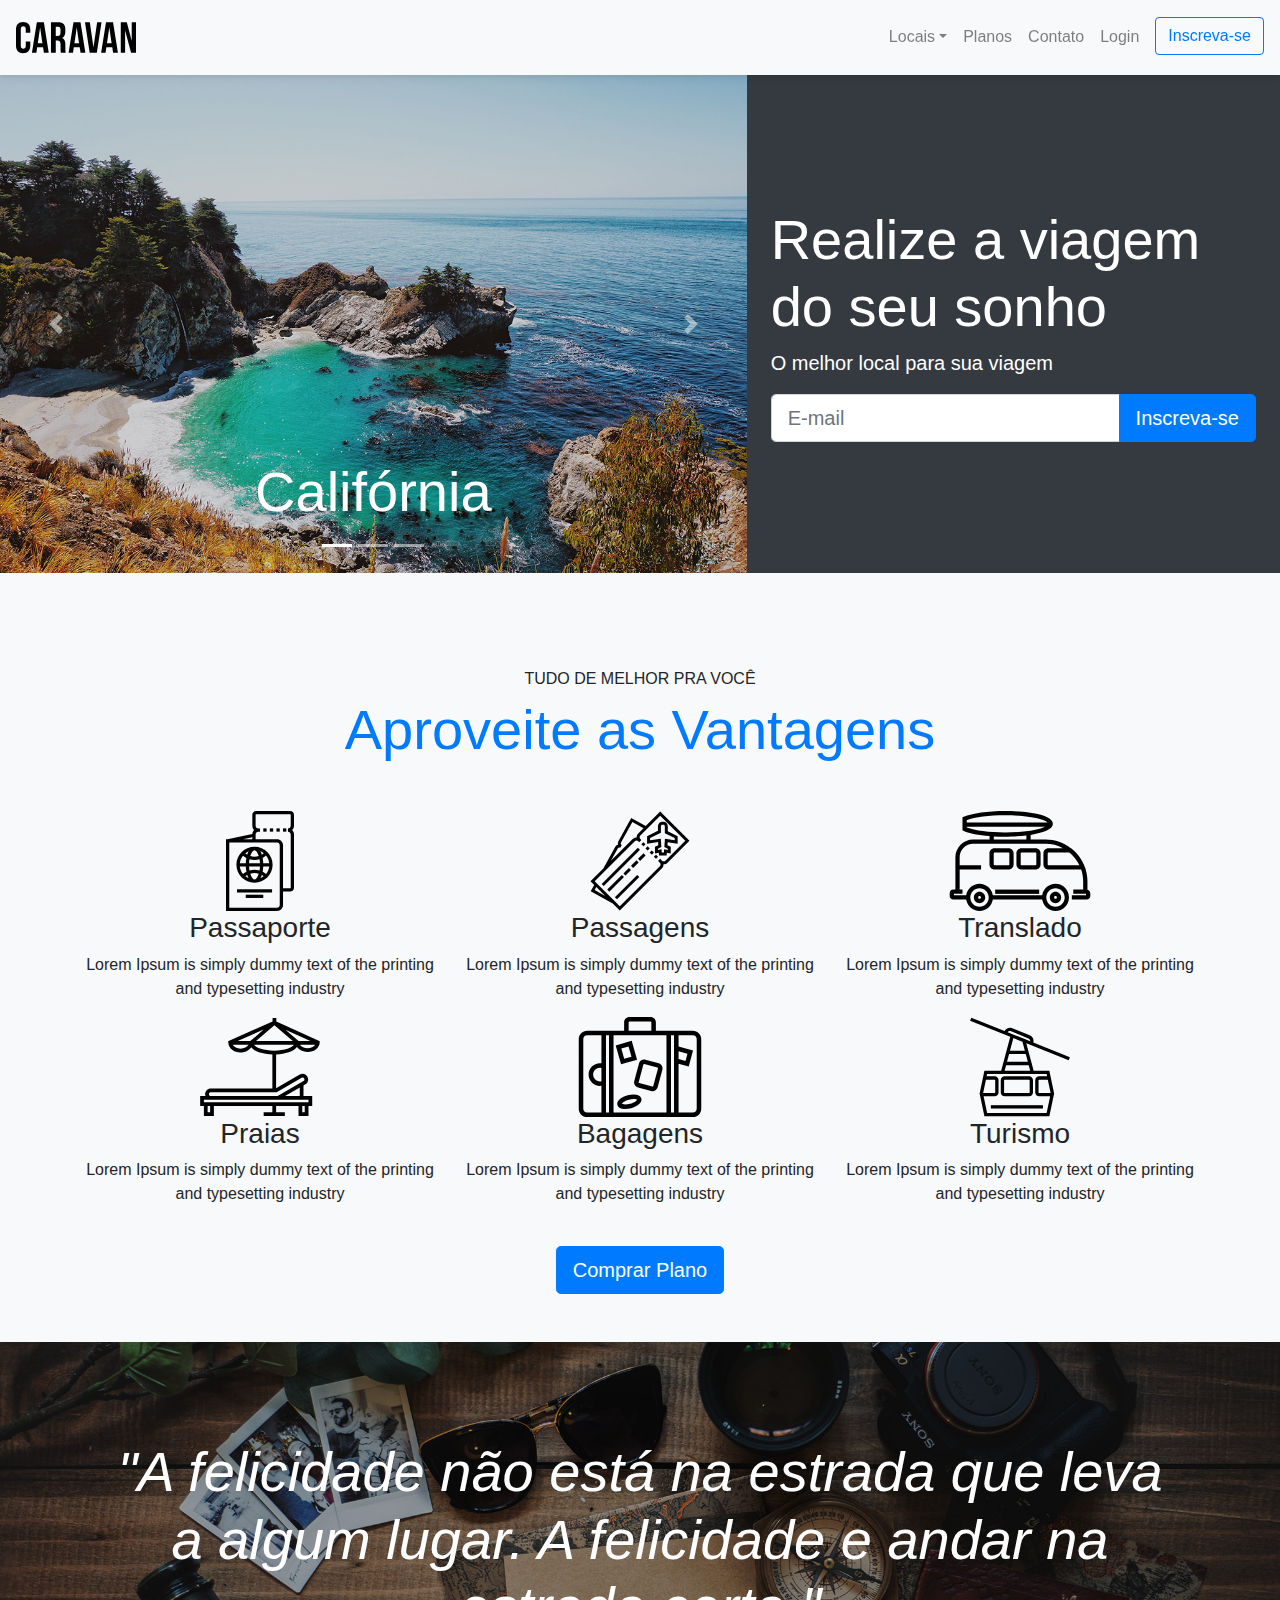
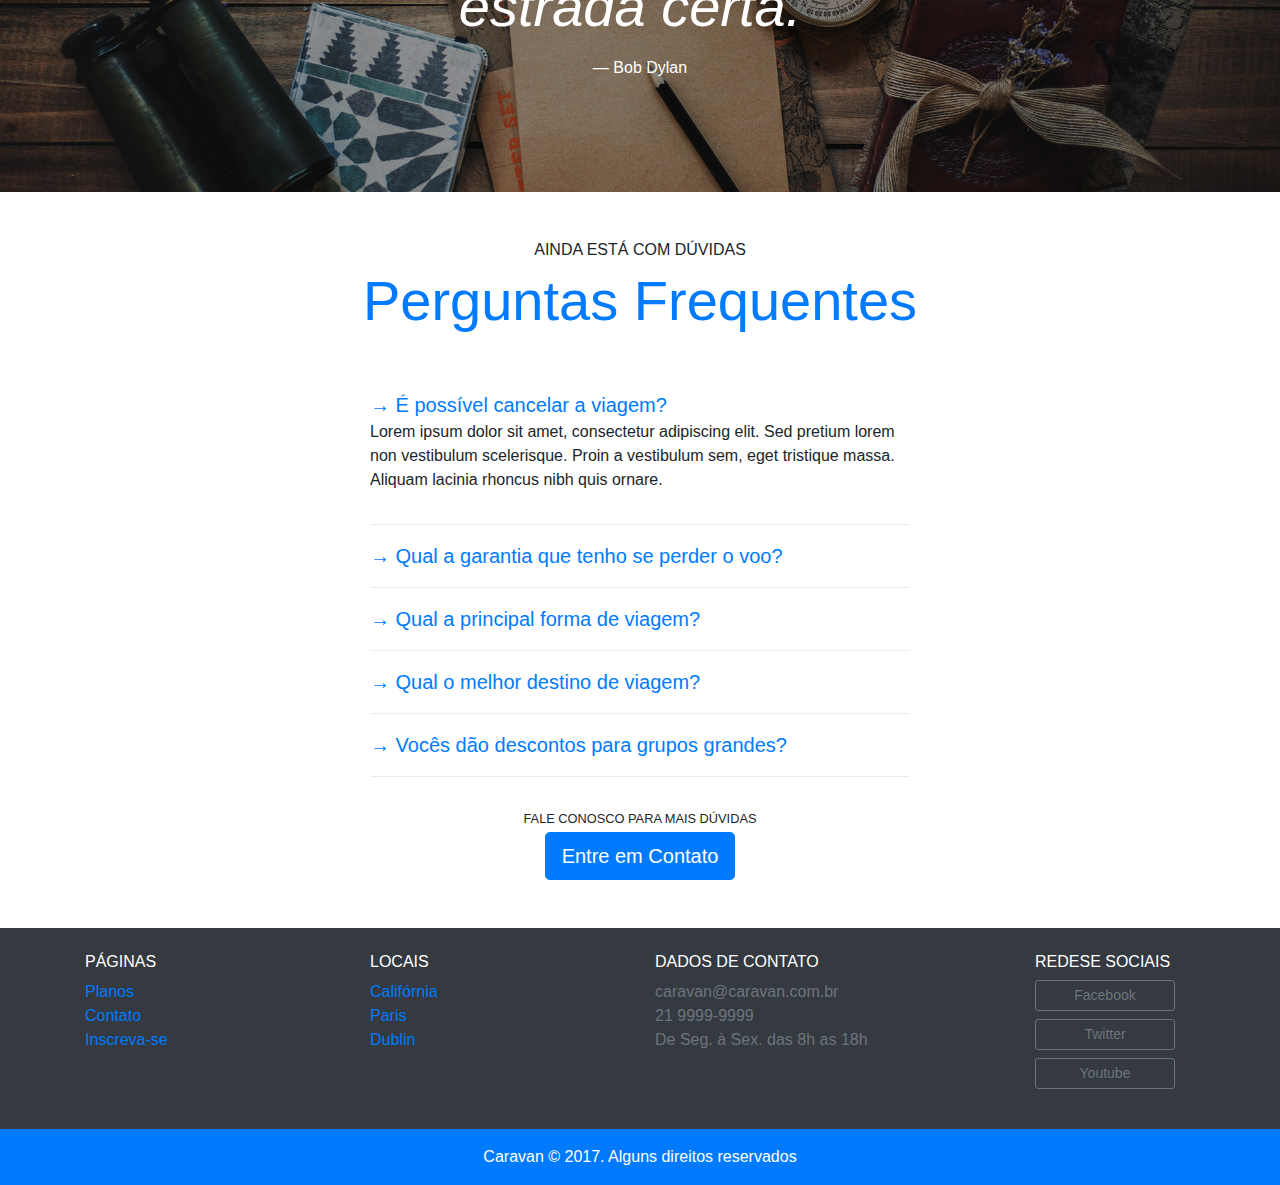
<file: index.html>
<!DOCTYPE html>
<html>
<meta charset="utf-8">
<meta name="viewport" content="width=device-width, initial-scale=1, shrink-to-fit=no">

<head>
  <title>Caravan</title>
  <link rel="stylesheet" href="css/bootstrap.css">
  <link rel="stylesheet" href="css/style.css">
</head>

<body>

  <!-- Modal -->
  <div class="modal fade" id="modalLogin" tabindex="-1" role="dialog" aria-labelledby="modalLoginTitulo"
    aria-hidden="true">
    <div class="modal-dialog" role="document">
      <div class="modal-content">
        <div class="modal-header">
          <h5 class="modal-title" id="modalLoginTitulo">Entre na sua conta</h5>
          <button type="button" class="close" data-dismiss="modal" aria-label="Close">
            <span aria-hidden="true">&times;</span>
          </button>
        </div>
        <div class="modal-body">
          <form>
            <div class="form-group">
              <label for="loginEmail">Email</label>
              <input type="email" class="form-control" id="loginEmail">
            </div>
            <div class="form-group">
              <label for="loginSenha">Senha</label>
              <input type="password" class="form-control" id="loginSenha">
            </div>
            <button type="submit" class="btn btn-primary">Entrar</button>
            <small class="form-text text-muted">Esqueceu sua senha?<a href="#">Clique aqui</a></small>
          </form>
        </div>
      </div>
    </div>
  </div>
  <!-- Fecha modal -->

  <nav class="navbar navbar-expand-md navbar-light bg-light fixed-top py-3 box-shadow">
    <a class="navbar-brand" href="index.html">
      <img src="img/caravan.svg" alt="Caravan">
      <button class="navbar-toggler" type="button" data-toggle="collapse" data-target="#navbarSupportedContent"
        aria-controls="navbarSupportedContent" aria-expanded="false" aria-label="Abri navegação">
    </a>
    <span class="navbar-toggler-icon"></span>
    </button>

    <div class="collapse navbar-collapse" id="navbarSupportedContent">
      <ul class="navbar-nav ml-auto">
        <li class="nav-item dropdown">
          <a class="nav-link dropdown-toggle" href="#" id="navbarDropdown" role="button" data-toggle="dropdown"
            aria-haspopup="true" aria-expanded="false">Locais</a>
          <div class="dropdown-menu" aria-labelledby="navbarDropdown">
            <a class="dropdown-item" href="local.html">California</a>
            <a class="dropdown-item" href="local.html">Paris</a>
            <a class="dropdown-item" href="local.html">Dublin</a>
          </div>
        </li>

        <li class="nav-item">
          <a class="nav-link" href="planos.html">Planos</a>
        </li>
        <li class="nav-item">
          <a class="nav-link" href="contato.html">Contato</a>
        </li>
        <li class="nav-item">
          <a class="nav-link" data-toggle="modal" data-target="#modalLogin" href="#">Login</a>
        </li>
        <li class="nav-item ml-md-2">
          <a class="btn btn-outline-primary" href="inscricao.html">Inscreva-se</a>
        </li>
      </ul>
    </div>
  </nav>

  <section class="container-fluid text-white">
    <div class="row bg-dark">

      <div class="col-lg-7 p-0">
        <div id="CarouselCidades" class="carousel slide" data-ride="carousel">
          <ol class="carousel-indicators">
            <li data-target="#CarouselCidades" data-slide-to="0" class="active"></li>
            <li data-target="#CarouselCidades" data-slide-to="1"></li>
            <li data-target="#CarouselCidades" data-slide-to="2"></li>
          </ol>
          <div class="carousel-inner">
            <div class="carousel-item active">
              <img src="img/california.jpg" class="d-block w-100" alt="Califórnia">
              <div class="carousel-caption">
                <h3 class="display-4">Califórnia</h3>
              </div>
            </div>
            <div class="carousel-item">
              <img src="img/paris.jpg" class="d-block w-100" alt="Paris">
              <div class="carousel-caption">
                <h3 class="display-4">Paris</h3>
              </div>
            </div>
            <div class="carousel-item">
              <img src="img/dublin.jpg" class="d-block w-100" alt="Dublin">
              <div class="carousel-caption">
                <h3 class="display-4">Dublin</h3>
              </div>
            </div>
          </div>
          <a class="carousel-control-prev" href="#CarouselCidades" role="button" data-slide="prev">
            <span class="carousel-control-prev-icon" aria-hidden="true"></span>
            <span class="sr-only">Anterior</span>
          </a>
          <a class="carousel-control-next" href="#CarouselCidades" role="button" data-slide="next">
            <span class="carousel-control-next-icon" aria-hidden="true"></span>
            <span class="sr-only">Próximo</span>
          </a>
        </div>
      </div>


      <div class="col-lg-5 p-4 align-self-center">
        <h1 class="display-4">Realize a viagem do seu sonho</h1>
        <p class="lead">O melhor local para sua viagem</p>
        <form action="">
          <div class="input-group input-group-lg">
            <input type="text" class="form-control" placeholder="E-mail" aria-label="E-mail">
            <span class="input-group-append">
              <button class="btn btn-primary btn-lg" type="button">Inscreva-se</button>
            </span>
          </div>
        </form>
      </div>
    </div>

  </section>

  <section class="py-5 bg-light text-center">
    <div class="container">
      <div class="my-5">
        <span class="h6 d-block">TUDO DE MELHOR PRA VOCÊ </span>
        <h2 class="display-4 text-primary">Aproveite as Vantagens</h2>
      </div>
      <div class="row">
        <div class="col-xl-4 col-md-6">
          <div class="icone d-flex justify-content-center">
            <img src="img/icones/passaporte.svg" alt="Passaporte">
          </div>
          <h3>Passaporte</h3>
          <p>Lorem Ipsum is simply dummy text of the printing and typesetting industry</p>
        </div>
        <div class="col-xl-4 col-md-6">
          <div class="icone d-flex justify-content-center">
            <img src="img/icones/passagens.svg" alt="Passagens">
          </div>
          <h3>Passagens</h3>
          <p>Lorem Ipsum is simply dummy text of the printing and typesetting industry</p>
        </div>
        <div class="col-xl-4 col-md-6">
          <div class="icone d-flex justify-content-center">
            <img src="img/icones/translado.svg" alt="Translado">
          </div>
          <h3>Translado</h3>
          <p>Lorem Ipsum is simply dummy text of the printing and typesetting industry</p>
        </div>

        <div class="col-xl-4 col-md-6">
          <div class="icone d-flex justify-content-center">
            <img src="img/icones/praias.svg" alt="Praias">
          </div>
          <h3>Praias</h3>
          <p>Lorem Ipsum is simply dummy text of the printing and typesetting industry</p>
        </div>
        <div class="col-xl-4 col-md-6">
          <div class="icone d-flex justify-content-center">
            <img src="img/icones/bagagens.svg" alt="Bagagens">
          </div>
          <h3>Bagagens</h3>
          <p>Lorem Ipsum is simply dummy text of the printing and typesetting industry</p>
        </div>
        <div class="col-xl-4 col-md-6">
          <div class="icone d-flex justify-content-center">
            <img src="img/icones/turismo.svg" alt="Turismo">
          </div>
          <h3>Turismo</h3>
          <p>Lorem Ipsum is simply dummy text of the printing and typesetting industry</p>
        </div>

      </div>
      <a href="planos.html" class="btn btn-primary btn-lg mt-4">Comprar Plano</a>
    </div>

  </section>
  <section id="home-quote" class="p-md-5">
    <blockquote class="blockquote text-center text-white p-md-5 p-3">
      <p class="display-4"><em>
          "A felicidade não está na estrada que leva a algum lugar. A felicidade e andar na estrada certa."</em></p>
      <footer class="blockquote-footer text-white">Bob Dylan</footer>
    </blockquote>
  </section>

  <section class="container">
    <div class="my-5 text-center">
      <span class="h6 d-block">AINDA ESTÁ COM DÚVIDAS </span>
      <h2 class="display-4 text-primary">Perguntas Frequentes</h2>
    </div>
    <div class="row justify-content-center">
      <div class="col-md-6" id="perguntasFrequentes">
        <div class="pergunta py-2">
          <a class="lead" data-toggle="collapse" href="#pergunta1" aria-expanded="true" aria-controls="pergunta1">→ É
            possível cancelar a viagem?</a>
          <div id="pergunta1" class="collapse show" data-parent="#perguntasFrequentes" role="tabpanel">
            <p>Lorem ipsum dolor sit amet, consectetur adipiscing elit. Sed pretium lorem non vestibulum scelerisque.
              Proin a vestibulum sem, eget tristique massa. Aliquam lacinia rhoncus nibh quis ornare.</p>
          </div>
        </div>
        <div class="dropdown-divider"></div>
        <div class="pergunta py-2">
          <a class="lead" data-toggle="collapse" href="#pergunta2" aria-expanded="true" aria-controls="pergunta2">→ Qual
            a garantia que tenho se perder o voo?</a>
          <div id="pergunta2" class="collapse" data-parent="#perguntasFrequentes" role="tabpanel">
            <p>Lorem ipsum dolor sit amet, consectetur adipiscing elit. Sed pretium lorem non vestibulum scelerisque.
              Proin a vestibulum sem, eget tristique massa. Aliquam lacinia rhoncus nibh quis ornare.</p>
          </div>
        </div>
        <div class="dropdown-divider"></div>
        <div class="pergunta py-2">
          <a class="lead" data-toggle="collapse" href="#pergunta3" aria-expanded="true" aria-controls="pergunta3">→ Qual
            a principal forma de viagem?</a>
          <div id="pergunta3" class="collapse" data-parent="#perguntasFrequentes" role="tabpanel">
            <p>Lorem ipsum dolor sit amet, consectetur adipiscing elit. Sed pretium lorem non vestibulum scelerisque.
              Proin a vestibulum sem, eget tristique massa. Aliquam lacinia rhoncus nibh quis ornare.</p>
          </div>
        </div>
        <div class="dropdown-divider"></div>
        <div class="pergunta py-2">
          <a class="lead" data-toggle="collapse" href="#pergunta4" aria-expanded="true" aria-controls="pergunta4">→ Qual
            o melhor destino de viagem?</a>
          <div id="pergunta4" class="collapse" data-parent="#perguntasFrequentes" role="tabpanel">
            <p>Lorem ipsum dolor sit amet, consectetur adipiscing elit. Sed pretium lorem non vestibulum scelerisque.
              Proin a vestibulum sem, eget tristique massa. Aliquam lacinia rhoncus nibh quis ornare.</p>
          </div>
        </div>
        <div class="dropdown-divider"></div>
        <div class="pergunta py-2">
          <a class="lead" data-toggle="collapse" href="#pergunta5" aria-expanded="true" aria-controls="pergunta5">→
            Vocês dão descontos para grupos grandes?</a>
          <div id="pergunta5" class="collapse" data-parent="#perguntasFrequentes" role="tabpanel">
            <p>Lorem ipsum dolor sit amet, consectetur adipiscing elit. Sed pretium lorem non vestibulum scelerisque.
              Proin a vestibulum sem, eget tristique massa. Aliquam lacinia rhoncus nibh quis ornare.</p>
          </div>
        </div>
        <div class="dropdown-divider"></div>
      </div>
    </div>
    <div class="text-center my-4">
      <p class="small m-1">FALE CONOSCO PARA MAIS DÚVIDAS</p>
      <a href="contato.html" class="btn btn-primary btn-lg">Entre em Contato</a>
    </div>
  </section>

  <footer class="bg-dark text-white mt-5">
    <div class="container py-4">
      <div class="row">
        <div class="col-md-3 col-6">
          <h4 class="h6">PÁGINAS</h4>
          <ul class="list-unstyled">
            <li><a href="planos.html">Planos</a></li>
            <li><a href="contato.html">Contato</a></li>
            <li><a href="inscricao.html">Inscreva-se</a></li>
          </ul>
        </div>
        <div class="col-md-3 col-6">
          <h4 class="h6">LOCAIS</h4>
          <ul class="list-unstyled">
            <li><a href="local.html">Califórnia</a></li>
            <li><a href="local.html">Paris</a></li>
            <li><a href="local.html">Dublin</a></li>
          </ul>
        </div>
        <div class="col-md-4">
          <h4 class="h6">DADOS DE CONTATO</h4>
          <ul class="list-unstyled text-secondary">
            <li>caravan@caravan.com.br</li>
            <li>21 9999-9999</li>
            <li>De Seg. à Sex. das 8h as 18h</li>
          </ul>
        </div>
        <div class="col-md-2">
          <h4 class="h6">REDESE SOCIAIS</h4>
          <ul class="list-unstyled text-secondary">
            <li><a class="btn btn-outline-secondary btn-block mb-2 btn-sm" style="max-width: 140px;"
                href="#">Facebook</a></li>
            <li><a class="btn btn-outline-secondary btn-block mb-2 btn-sm" style="max-width: 140px;"
                href="#">Twitter</a></li>
            <li><a class="btn btn-outline-secondary btn-block mb-2 btn-sm" style="max-width: 140px;"
                href="#">Youtube</a></li>
          </ul>
        </div>
      </div>
    </div>
    <div class="bg-primary text-center py-3">
      <p class="mb-0">Caravan © 2017. Alguns direitos reservados</p>
    </div>
  </footer>

  <script type="text/javascript" src="js/jquery-3.2.1.slim.min.js"></script>
  <script type="text/javascript" src="js/popper.min.js"></script>
  <script type="text/javascript" src="js/bootstrap.js"></script>
  <script type="text/javascript" src="js/app.js"></script>
</body>

</html>
</file>
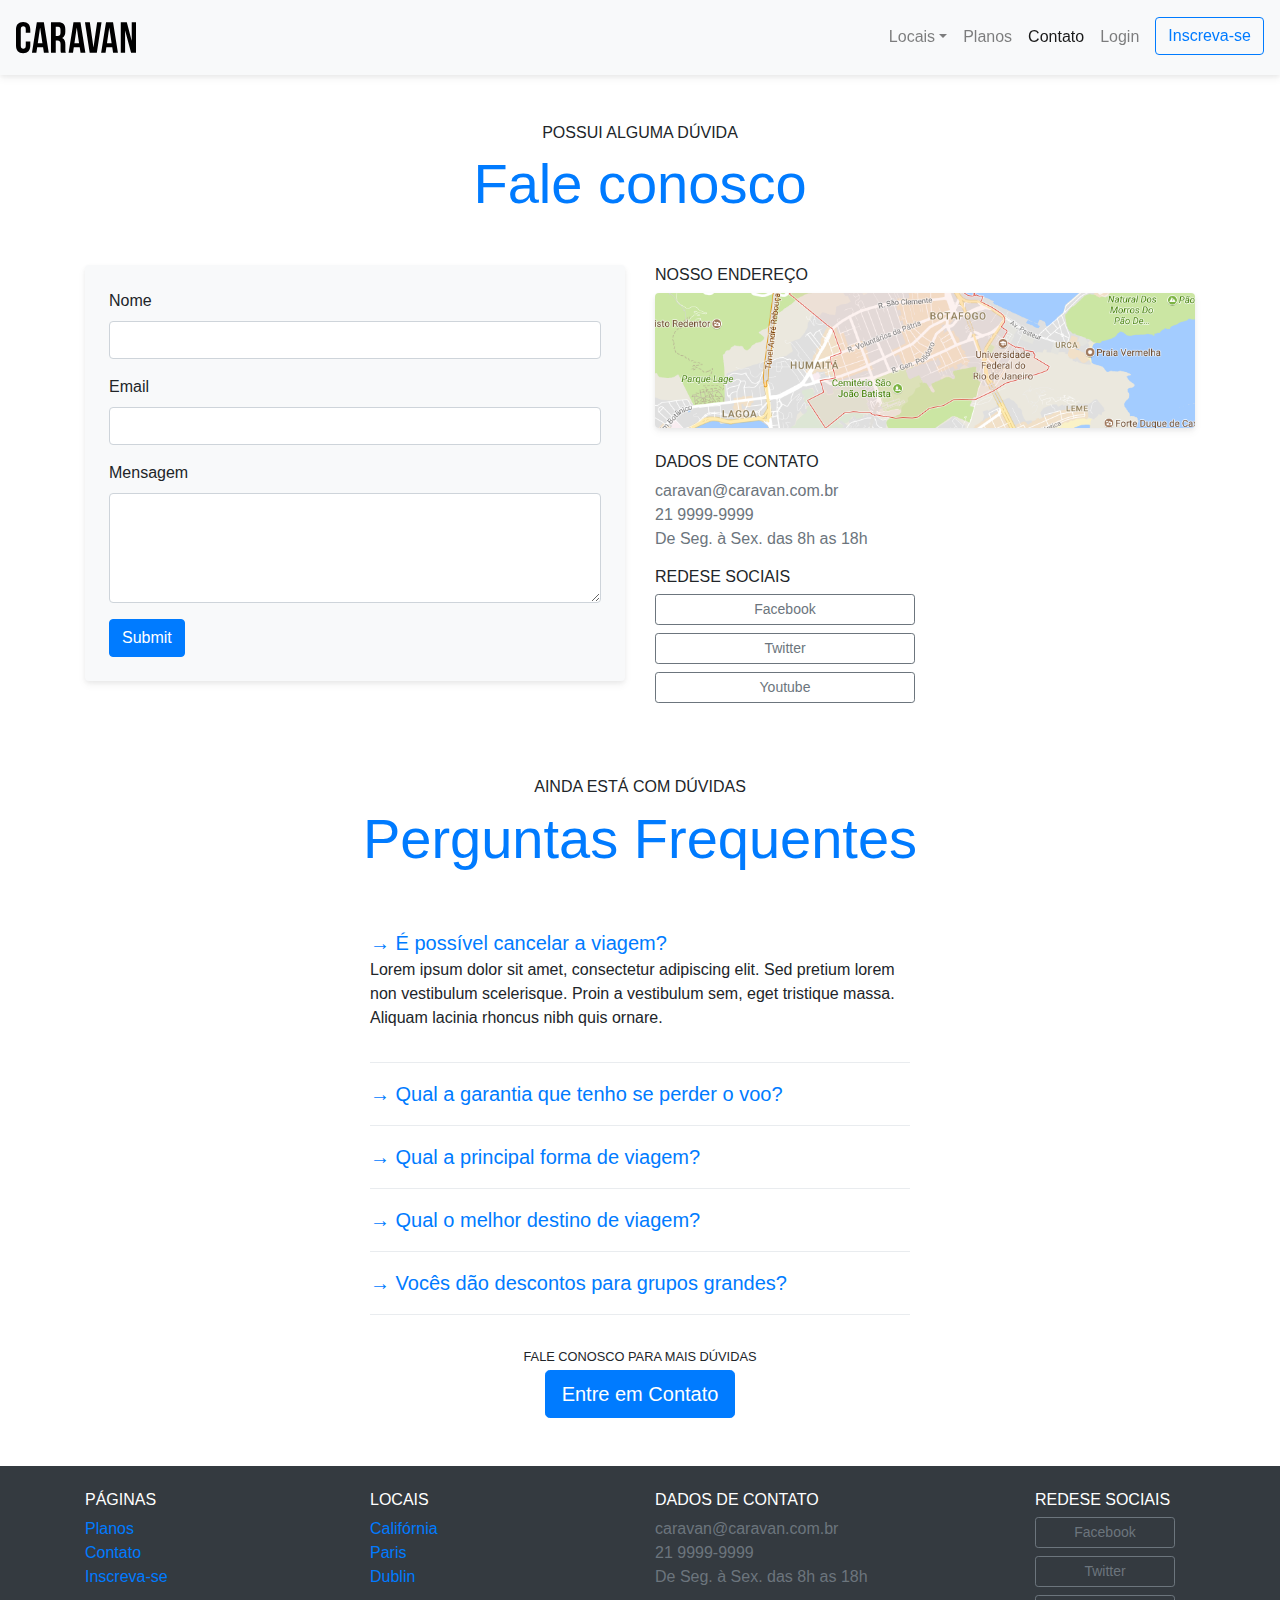
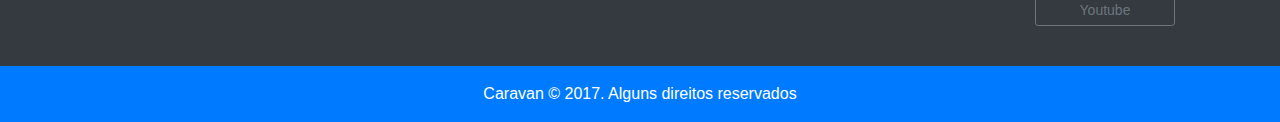
<file: contato.html>
<!DOCTYPE html>
<html>
<meta charset="utf-8">
<meta name="viewport" content="width=device-width, initial-scale=1, shrink-to-fit=no">

<head>
    <title>Caravan - Contato</title>
    <link rel="stylesheet" href="css/bootstrap.css">
    <link rel="stylesheet" href="css/style.css">
</head>

<body>

    <!-- Modal -->
    <div class="modal fade" id="modalLogin" tabindex="-1" role="dialog" aria-labelledby="modalLoginTitulo"
        aria-hidden="true">
        <div class="modal-dialog" role="document">
            <div class="modal-content">
                <div class="modal-header">
                    <h5 class="modal-title" id="modalLoginTitulo">Entre na sua conta</h5>
                    <button type="button" class="close" data-dismiss="modal" aria-label="Close">
                        <span aria-hidden="true">&times;</span>
                    </button>
                </div>
                <div class="modal-body">
                    <form>
                        <div class="form-group">
                            <label for="loginEmail">Email</label>
                            <input type="email" class="form-control" id="loginEmail">
                        </div>
                        <div class="form-group">
                            <label for="loginSenha">Senha</label>
                            <input type="password" class="form-control" id="loginSenha">
                        </div>
                        <button type="submit" class="btn btn-primary">Entrar</button>
                        <small class="form-text text-muted">Esqueceu sua senha?<a href="#">Clique aqui</a></small>
                    </form>
                </div>
            </div>
        </div>
    </div>
    <!-- Fecha modal -->

    <nav class="navbar navbar-expand-md navbar-light bg-light fixed-top py-3 box-shadow">
        <a class="navbar-brand" href="index.html">
            <img src="img/caravan.svg" alt="Caravan">
            <button class="navbar-toggler" type="button" data-toggle="collapse" data-target="#navbarSupportedContent"
                aria-controls="navbarSupportedContent" aria-expanded="false" aria-label="Abri navegação">
        </a>
        <span class="navbar-toggler-icon"></span>
        </button>

        <div class="collapse navbar-collapse" id="navbarSupportedContent">
            <ul class="navbar-nav ml-auto">
                <li class="nav-item dropdown">
                    <a class="nav-link dropdown-toggle" href="#" id="navbarDropdown" role="button"
                        data-toggle="dropdown" aria-haspopup="true" aria-expanded="false">Locais</a>
                    <div class="dropdown-menu" aria-labelledby="navbarDropdown">
                        <a class="dropdown-item" href="local.html">California</a>
                        <a class="dropdown-item" href="local.html">Paris</a>
                        <a class="dropdown-item" href="local.html">Dublin</a>
                    </div>
                </li>

                <li class="nav-item">
                    <a class="nav-link" href="planos.html">Planos</a>
                </li>
                <li class="nav-item active">
                    <a class="nav-link" href="contato.html">Contato</a>
                </li>
                <li class="nav-item">
                    <a class="nav-link" data-toggle="modal" data-target="#modalLogin" href="#">Login</a>
                </li>
                <li class="nav-item ml-md-2">
                    <a class="btn btn-outline-primary" href="inscricao.html">Inscreva-se</a>
                </li>
            </ul>
        </div>
    </nav>

    <section class="container">
        <div class="my-5 text-center">
            <span class="h6 d-block">POSSUI ALGUMA DÚVIDA </span>
            <h1 class="display-4 text-primary">Fale conosco</h1>
        </div>
        <div class="row">
            <div class="col-lg mb-5">
                <form class="bg-light rounded p-4 box-shadow" action="">
                    <div class="form-group">
                        <label for="nome">Nome</label>
                        <input type="text" class="form-control" id="nome">
                    </div>
                    <div class="form-group">
                        <label for="email">Email</label>
                        <input type="email" class="form-control" id="email">
                    </div>
                    <div class="form-group">
                        <label for="mensagem">Mensagem</label>
                        <textarea class="form-control" id="mensagem" rows="4"></textarea>
                    </div>
                    <button type="submit" class="btn btn-primary">Submit</button>
                </form>
            </div>
            <div class="col-lg">
                <h2 class="h6">NOSSO ENDEREÇO</h2>
                <a target="_blank"
                    href="https://www.google.com/maps/place/Botafogo,+Rio+de+Janeiro+-+RJ/@-22.9512062,-43.2032096,14z/data=!3m1!4b1!4m5!3m4!1s0x997fe5efee9a25:0x3c77ca60168b5ea!8m2!3d-22.9511931!4d-43.1807842">
                    <img alt="Endereço da empresa" class="img-fluid box-shadow rounded mb-4" src="img/mapa.png" alt="">
                </a>

                <h2 class="h6">DADOS DE CONTATO</h2>
                <ul class="list-unstyled text-secondary">
                    <li>caravan@caravan.com.br</li>
                    <li>21 9999-9999</li>
                    <li>De Seg. à Sex. das 8h as 18h</li>
                </ul>
                
                <h2 class="h6">REDESE SOCIAIS</h2>
                <ul class="list-unstyled text-secondary" style="max-width: 260px;">
                    <li><a class="btn btn-outline-secondary btn-block mb-2 btn-sm" 
                            href="#">Facebook</a></li>
                    <li><a class="btn btn-outline-secondary btn-block mb-2 btn-sm" 
                            href="#">Twitter</a></li>
                    <li><a class="btn btn-outline-secondary btn-block mb-2 btn-sm" 
                            href="#">Youtube</a></li>
                </ul>

            </div>
        </div>
    </section>

    <section class="container">
        <div class="my-5 text-center">
            <span class="h6 d-block">AINDA ESTÁ COM DÚVIDAS </span>
            <h2 class="display-4 text-primary">Perguntas Frequentes</h2>
        </div>
        <div class="row justify-content-center">
            <div class="col-md-6" id="perguntasFrequentes">
                <div class="pergunta py-2">
                    <a class="lead" data-toggle="collapse" href="#pergunta1" aria-expanded="true"
                        aria-controls="pergunta1">→ É
                        possível cancelar a viagem?</a>
                    <div id="pergunta1" class="collapse show" data-parent="#perguntasFrequentes" role="tabpanel">
                        <p>Lorem ipsum dolor sit amet, consectetur adipiscing elit. Sed pretium lorem non vestibulum
                            scelerisque.
                            Proin a vestibulum sem, eget tristique massa. Aliquam lacinia rhoncus nibh quis ornare.</p>
                    </div>
                </div>
                <div class="dropdown-divider"></div>
                <div class="pergunta py-2">
                    <a class="lead" data-toggle="collapse" href="#pergunta2" aria-expanded="true"
                        aria-controls="pergunta2">→ Qual
                        a garantia que tenho se perder o voo?</a>
                    <div id="pergunta2" class="collapse" data-parent="#perguntasFrequentes" role="tabpanel">
                        <p>Lorem ipsum dolor sit amet, consectetur adipiscing elit. Sed pretium lorem non vestibulum
                            scelerisque.
                            Proin a vestibulum sem, eget tristique massa. Aliquam lacinia rhoncus nibh quis ornare.</p>
                    </div>
                </div>
                <div class="dropdown-divider"></div>
                <div class="pergunta py-2">
                    <a class="lead" data-toggle="collapse" href="#pergunta3" aria-expanded="true"
                        aria-controls="pergunta3">→ Qual
                        a principal forma de viagem?</a>
                    <div id="pergunta3" class="collapse" data-parent="#perguntasFrequentes" role="tabpanel">
                        <p>Lorem ipsum dolor sit amet, consectetur adipiscing elit. Sed pretium lorem non vestibulum
                            scelerisque.
                            Proin a vestibulum sem, eget tristique massa. Aliquam lacinia rhoncus nibh quis ornare.</p>
                    </div>
                </div>
                <div class="dropdown-divider"></div>
                <div class="pergunta py-2">
                    <a class="lead" data-toggle="collapse" href="#pergunta4" aria-expanded="true"
                        aria-controls="pergunta4">→ Qual
                        o melhor destino de viagem?</a>
                    <div id="pergunta4" class="collapse" data-parent="#perguntasFrequentes" role="tabpanel">
                        <p>Lorem ipsum dolor sit amet, consectetur adipiscing elit. Sed pretium lorem non vestibulum
                            scelerisque.
                            Proin a vestibulum sem, eget tristique massa. Aliquam lacinia rhoncus nibh quis ornare.</p>
                    </div>
                </div>
                <div class="dropdown-divider"></div>
                <div class="pergunta py-2">
                    <a class="lead" data-toggle="collapse" href="#pergunta5" aria-expanded="true"
                        aria-controls="pergunta5">→
                        Vocês dão descontos para grupos grandes?</a>
                    <div id="pergunta5" class="collapse" data-parent="#perguntasFrequentes" role="tabpanel">
                        <p>Lorem ipsum dolor sit amet, consectetur adipiscing elit. Sed pretium lorem non vestibulum
                            scelerisque.
                            Proin a vestibulum sem, eget tristique massa. Aliquam lacinia rhoncus nibh quis ornare.</p>
                    </div>
                </div>
                <div class="dropdown-divider"></div>
            </div>
        </div>
        <div class="text-center my-4">
            <p class="small m-1">FALE CONOSCO PARA MAIS DÚVIDAS</p>
            <a href="contato.html" class="btn btn-primary btn-lg">Entre em Contato</a>
        </div>
    </section>

    <footer class="bg-dark text-white mt-5">
        <div class="container py-4">
            <div class="row">
                <div class="col-md-3 col-6">
                    <h4 class="h6">PÁGINAS</h4>
                    <ul class="list-unstyled">
                        <li><a href="planos.html">Planos</a></li>
                        <li><a href="contato.html">Contato</a></li>
                        <li><a href="inscricao.html">Inscreva-se</a></li>
                    </ul>
                </div>
                <div class="col-md-3 col-6">
                    <h4 class="h6">LOCAIS</h4>
                    <ul class="list-unstyled">
                        <li><a href="local.html">Califórnia</a></li>
                        <li><a href="local.html">Paris</a></li>
                        <li><a href="local.html">Dublin</a></li>
                    </ul>
                </div>
                <div class="col-md-4">
                    <h4 class="h6">DADOS DE CONTATO</h4>
                    <ul class="list-unstyled text-secondary">
                        <li>caravan@caravan.com.br</li>
                        <li>21 9999-9999</li>
                        <li>De Seg. à Sex. das 8h as 18h</li>
                    </ul>
                </div>
                <div class="col-md-2">
                    <h4 class="h6">REDESE SOCIAIS</h4>
                    <ul class="list-unstyled text-secondary">
                        <li><a class="btn btn-outline-secondary btn-block mb-2 btn-sm" style="max-width: 140px;"
                                href="#">Facebook</a></li>
                        <li><a class="btn btn-outline-secondary btn-block mb-2 btn-sm" style="max-width: 140px;"
                                href="#">Twitter</a></li>
                        <li><a class="btn btn-outline-secondary btn-block mb-2 btn-sm" style="max-width: 140px;"
                                href="#">Youtube</a></li>
                    </ul>
                </div>
            </div>
        </div>
        <div class="bg-primary text-center py-3">
            <p class="mb-0">Caravan © 2017. Alguns direitos reservados</p>
        </div>
    </footer>

    <script type="text/javascript" src="js/jquery-3.2.1.slim.min.js"></script>
    <script type="text/javascript" src="js/popper.min.js"></script>
    <script type="text/javascript" src="js/bootstrap.js"></script>
    <script type="text/javascript" src="js/app.js"></script>
</body>

</html>
</file>
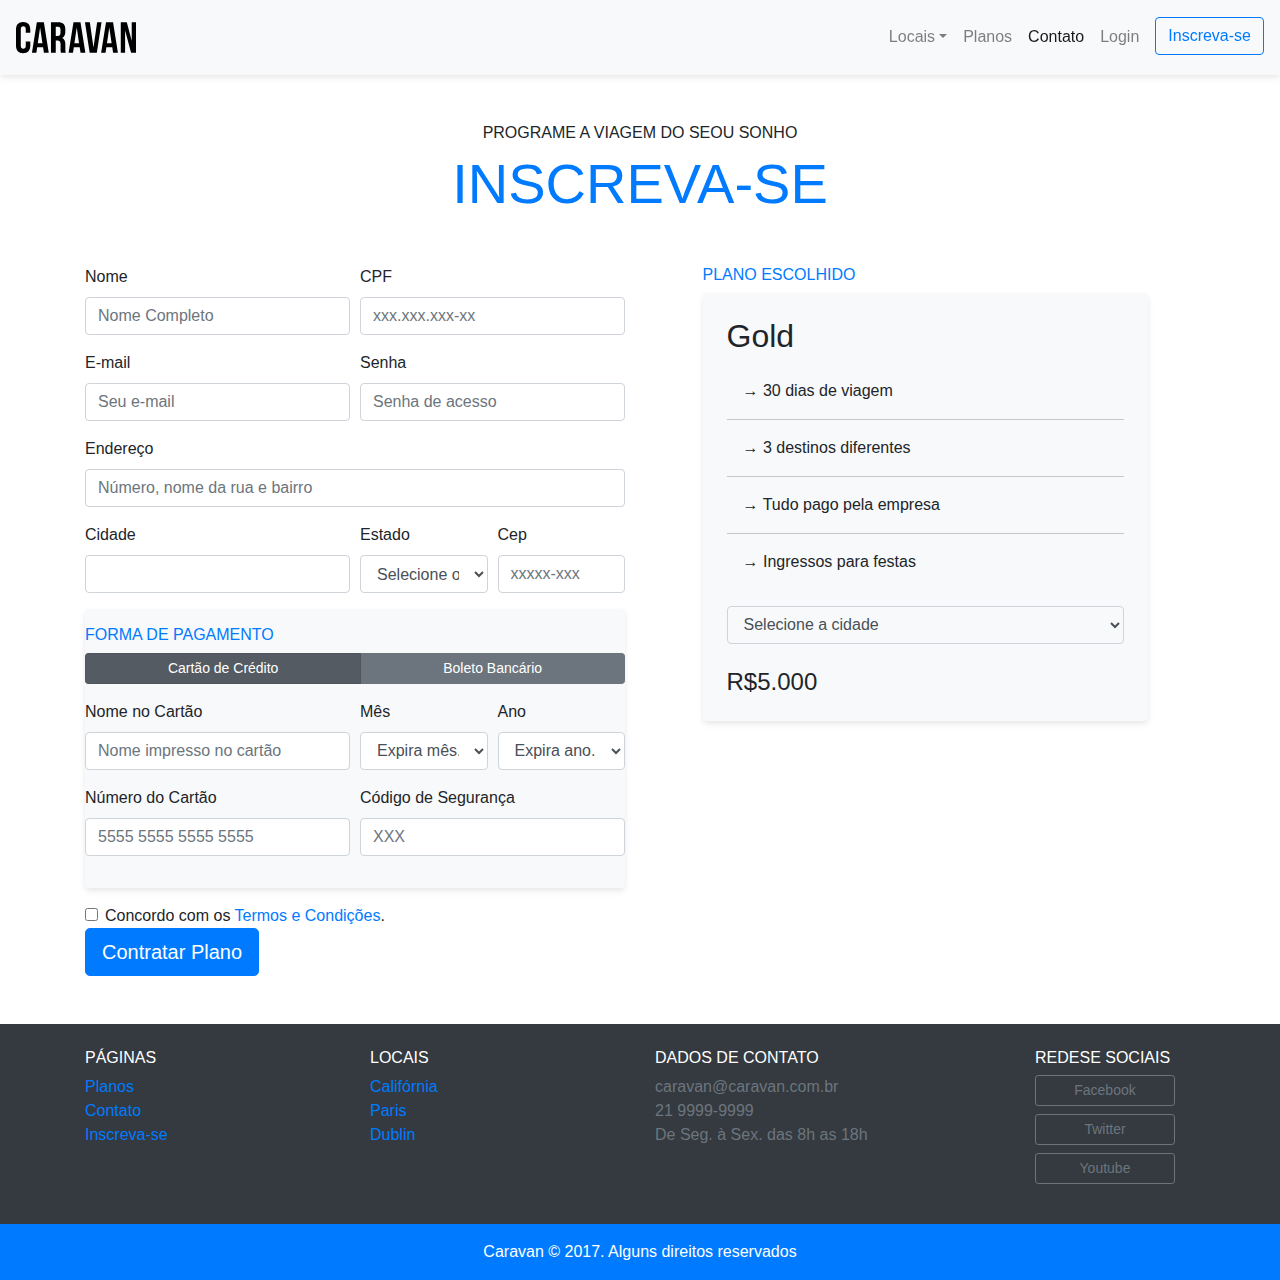
<file: inscricao.html>
<!DOCTYPE html>
<html>
<meta charset="utf-8">
<meta name="viewport" content="width=device-width, initial-scale=1, shrink-to-fit=no">

<head>
    <title>Caravan - Inscrição</title>
    <link rel="stylesheet" href="css/bootstrap.css">
    <link rel="stylesheet" href="css/style.css">
</head>

<body>

    <!-- Modal -->
    <div class="modal fade" id="modalLogin" tabindex="-1" role="dialog" aria-labelledby="modalLoginTitulo"
        aria-hidden="true">
        <div class="modal-dialog" role="document">
            <div class="modal-content">
                <div class="modal-header">
                    <h5 class="modal-title" id="modalLoginTitulo">Entre na sua conta</h5>
                    <button type="button" class="close" data-dismiss="modal" aria-label="Close">
                        <span aria-hidden="true">&times;</span>
                    </button>
                </div>
                <div class="modal-body">
                    <form>
                        <div class="form-group">
                            <label for="loginEmail">Email</label>
                            <input type="email" class="form-control" id="loginEmail">
                        </div>
                        <div class="form-group">
                            <label for="loginSenha">Senha</label>
                            <input type="password" class="form-control" id="loginSenha">
                        </div>
                        <button type="submit" class="btn btn-primary">Entrar</button>
                        <small class="form-text text-muted">Esqueceu sua senha?<a href="#">Clique aqui</a></small>
                    </form>
                </div>
            </div>
        </div>
    </div>
    <!-- Fecha modal -->

    <nav class="navbar navbar-expand-md navbar-light bg-light fixed-top py-3 box-shadow">
        <a class="navbar-brand" href="index.html">
            <img src="img/caravan.svg" alt="Caravan">
            <button class="navbar-toggler" type="button" data-toggle="collapse" data-target="#navbarSupportedContent"
                aria-controls="navbarSupportedContent" aria-expanded="false" aria-label="Abri navegação">
        </a>
        <span class="navbar-toggler-icon"></span>
        </button>

        <div class="collapse navbar-collapse" id="navbarSupportedContent">
            <ul class="navbar-nav ml-auto">
                <li class="nav-item dropdown">
                    <a class="nav-link dropdown-toggle" href="#" id="navbarDropdown" role="button"
                        data-toggle="dropdown" aria-haspopup="true" aria-expanded="false">Locais</a>
                    <div class="dropdown-menu" aria-labelledby="navbarDropdown">
                        <a class="dropdown-item" href="local.html">California</a>
                        <a class="dropdown-item" href="local.html">Paris</a>
                        <a class="dropdown-item" href="local.html">Dublin</a>
                    </div>
                </li>

                <li class="nav-item">
                    <a class="nav-link" href="planos.html">Planos</a>
                </li>
                <li class="nav-item active">
                    <a class="nav-link" href="contato.html">Contato</a>
                </li>
                <li class="nav-item">
                    <a class="nav-link" data-toggle="modal" data-target="#modalLogin" href="#">Login</a>
                </li>
                <li class="nav-item ml-md-2">
                    <a class="btn btn-outline-primary" href="inscricao.html">Inscreva-se</a>
                </li>
            </ul>
        </div>
    </nav>

    <section class="container">
        <div class="my-5 text-center">
            <span class="h6 d-block">PROGRAME A VIAGEM DO SEOU SONHO </span>
            <h1 class="display-4 text-primary">INSCREVA-SE</h1>
        </div>
        <div class="row">
            <form class="col-lg-6" action="">
                <div class="form-row">
                    <div class="form-group col-md-6">
                        <label for="nome">Nome</label>
                        <input type="text" class="form-control" id="nome" placeholder="Nome Completo">
                    </div>
                    <div class="form-group col-md-6">
                        <label for="cpf">CPF</label>
                        <input type="text" class="form-control" id="cpf" placeholder="xxx.xxx.xxx-xx">
                    </div>
                    <div class="form-group col-md-6">
                        <label for="email">E-mail</label>
                        <input type="email" class="form-control" id="email" placeholder="Seu e-mail">
                    </div>
                    <div class="form-group col-md-6">
                        <label for="senha">Senha</label>
                        <input type="password" class="form-control" id="senha" placeholder="Senha de acesso">
                    </div>
                    <div class="form-group col-md-12">
                        <label for="endereco">Endereço</label>
                        <input type="text" class="form-control" id="endereco"
                            placeholder="Número, nome da rua e bairro">
                    </div>
                    <div class="form-group col-md-6">
                        <label for="cidade">Cidade</label>
                        <input type="text" class="form-control" id="cidade">
                    </div>
                    <div class="form-group col-md-3 col-6">
                        <label for="estado">Estado</label>
                        <select id="estado" class="form-control">
                            <option value="">Selecione o estado</option>
                            <option value="RJ">Rio de Janeiro</option>
                            <option value="SP">São Paulo</option>
                            <option value="MG">Minas Gerais</option>
                        </select>
                    </div>
                    <div class="form-group col-md-3 col-6">
                        <label for="cep">Cep</label>
                        <input type="text" class="form-control" id="cep" placeholder="xxxxx-xxx">
                    </div>
                </div>
                <div class="bg-light rounded box-shadow py-3 form-group">
                    <h2 class="h6 text-primary">FORMA DE PAGAMENTO</h2>
                    <nav class="nav btn-group mb-3" id="formaPagamento" role="tablist">
                        <button type="button" class="btn btn-secondary active btn-sm" id="nav-cartao-tab"
                            data-toggle="tab" href="#nav-cartao" role="tab" aria-controls="nav-cartao"
                            aria-selected="true">Cartão de Crédito</button>
                        <button type="button" class="btn btn-secondary btn-sm" id="nav-boleto-tab" data-toggle="tab"
                            href="#nav-boleto" role="tab" aria-controls="nav-boleto" aria-selected="false">Boleto
                            Bancário</button>
                    </nav>
                    <div class="tab-content" id="formaPagamentoConteudo">
                        <div class="tab-pane fade show active" id="nav-cartao" role="tab-panel"
                            aria-labelledby="nav-cartao-tab">
                            <div class="form-row">
                                <div class="form-group col-md-6">
                                    <label for="inputNomeCartao">Nome no Cartão</label>
                                    <input type="text" class="form-control" id="inputNomeCartao"
                                        placeholder="Nome impresso no cartão">
                                </div>
                                <div class="form-group col-md-3 col-6">
                                    <label for="inputCidade">Mês</label>
                                    <select id="inputCidade" class="form-control">
                                        <option>Expira mês...</option>
                                        <option>01</option>
                                        <option>02</option>
                                        <option>03</option>
                                        <option>04</option>
                                        <option>05</option>
                                        <option>06</option>
                                        <option>07</option>
                                        <option>08</option>
                                        <option>09</option>
                                        <option>10</option>
                                        <option>11</option>
                                        <option>12</option>
                                    </select>
                                </div>
                                <div class="form-group col-md-3 col-6">
                                    <label for="inputAno">Ano</label>
                                    <select id="inputAno" class="form-control">
                                        <option>Expira ano...</option>
                                        <option>2021</option>
                                        <option>2022</option>
                                        <option>2023</option>
                                        <option>2024</option>
                                        <option>2025</option>
                                    </select>
                                </div>
                                <div class="form-group col-md-6">
                                    <label for="inputNumeroCartao">Número do Cartão</label>
                                    <input type="text" class="form-control" id="inputNumeroCartao"
                                        placeholder="5555 5555 5555 5555">
                                </div>
                                <div class="form-group col-md-6">
                                    <label for="inputCodigo">Código de Segurança</label>
                                    <input type="text" class="form-control" id="inputCodigo" placeholder="XXX">
                                </div>
                            </div>
                        </div>
                        <div class="tab-pane fade" id="nav-boleto" role="tab-panel" aria-labelledby="nav-boleto-tab">
                            <p class="lead">Clique em contratar planos e enviaremos o boleto para seu e-amil</p>
                        </div>
                    </div>
                </div>

                <div class="form-check">
                    <label class="form-check-label">
                        <input type="checkbox" class="form-check-input">
                        Concordo com os <a href="#">Termos e Condições</a>.
                    </label>
                </div>

                <button type="submit" class="btn btn-primary btn-lg">Contratar Plano</button>

            </form>

            <div class="col-lg-5 mx-auto order-first order-lg-1 mb-5">
                <h2 class="h6 text-primary">PLANO ESCOLHIDO</h2>
                <div class="bg-light rounded p-4 box-shadow">
                    <h2>Gold</h2>
                    <ul class="lista-plano list-unstyled">
                        <li>→ 30 dias de viagem</li>
                        <li>→ 3 destinos diferentes</li>
                        <li>→ Tudo pago pela empresa</li>
                        <li>→ Ingressos para festas</li>
                    </ul>
                    <form>
                        <div class="form-group">
                            <select class="form-control bg-light" id="inputCidades">
                                <option>Selecione a cidade</option>
                                <option>California</option>
                                <option>Paris</option>
                                <option>Dublin</option>
                            </select>
                        </div>
                    </form>
                    <div class="row mt-4">
                        <div class="col">
                            <span class="h4">R$5.000</span>
                        </div>
                    </div>
                </div>
            </div>

        </div>
    </section>

    <footer class="bg-dark text-white mt-5">
        <div class="container py-4">
            <div class="row">
                <div class="col-md-3 col-6">
                    <h4 class="h6">PÁGINAS</h4>
                    <ul class="list-unstyled">
                        <li><a href="planos.html">Planos</a></li>
                        <li><a href="contato.html">Contato</a></li>
                        <li><a href="inscricao.html">Inscreva-se</a></li>
                    </ul>
                </div>
                <div class="col-md-3 col-6">
                    <h4 class="h6">LOCAIS</h4>
                    <ul class="list-unstyled">
                        <li><a href="local.html">Califórnia</a></li>
                        <li><a href="local.html">Paris</a></li>
                        <li><a href="local.html">Dublin</a></li>
                    </ul>
                </div>
                <div class="col-md-4">
                    <h4 class="h6">DADOS DE CONTATO</h4>
                    <ul class="list-unstyled text-secondary">
                        <li>caravan@caravan.com.br</li>
                        <li>21 9999-9999</li>
                        <li>De Seg. à Sex. das 8h as 18h</li>
                    </ul>
                </div>
                <div class="col-md-2">
                    <h4 class="h6">REDESE SOCIAIS</h4>
                    <ul class="list-unstyled text-secondary">
                        <li><a class="btn btn-outline-secondary btn-block mb-2 btn-sm" style="max-width: 140px;"
                                href="#">Facebook</a></li>
                        <li><a class="btn btn-outline-secondary btn-block mb-2 btn-sm" style="max-width: 140px;"
                                href="#">Twitter</a></li>
                        <li><a class="btn btn-outline-secondary btn-block mb-2 btn-sm" style="max-width: 140px;"
                                href="#">Youtube</a></li>
                    </ul>
                </div>
            </div>
        </div>
        <div class="bg-primary text-center py-3">
            <p class="mb-0">Caravan © 2017. Alguns direitos reservados</p>
        </div>
    </footer>

    <script type="text/javascript" src="js/jquery-3.2.1.slim.min.js"></script>
    <script type="text/javascript" src="js/popper.min.js"></script>
    <script type="text/javascript" src="js/bootstrap.js"></script>
    <script type="text/javascript" src="js/app.js"></script>
</body>

</html>
</file>
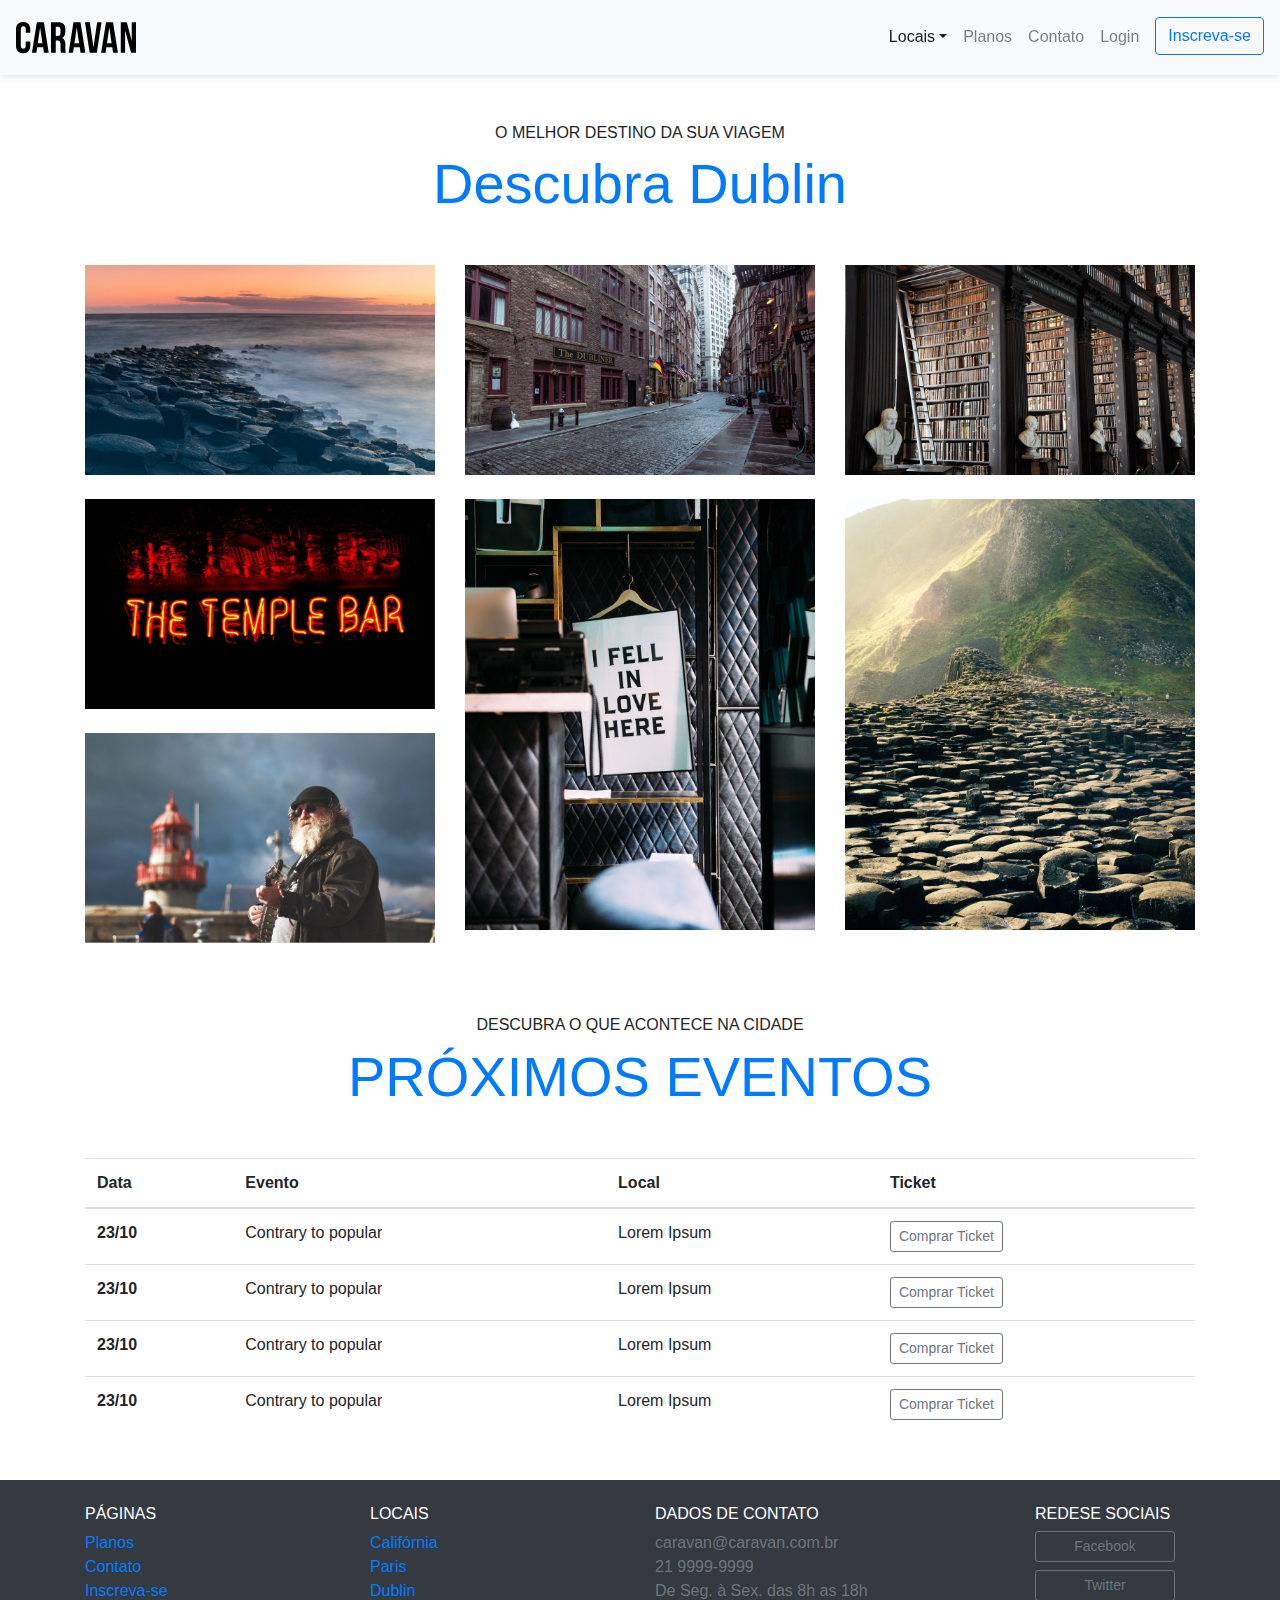
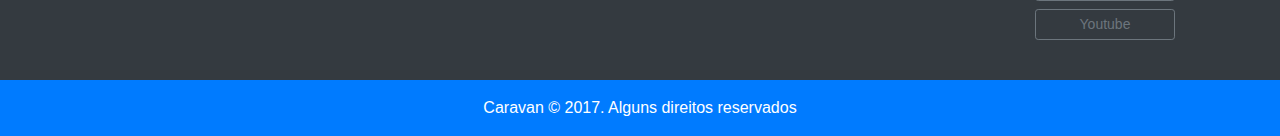
<file: local.html>
<!DOCTYPE html>
<html>
<meta charset="utf-8">
<meta name="viewport" content="width=device-width, initial-scale=1, shrink-to-fit=no">

<head>
  <title>Caravan - Local</title>
  <link rel="stylesheet" href="css/bootstrap.css">
  <link rel="stylesheet" href="css/style.css">
</head>

<body>

  <!-- Modal -->
  <div class="modal fade" id="modalLogin" tabindex="-1" role="dialog" aria-labelledby="modalLoginTitulo"
    aria-hidden="true">
    <div class="modal-dialog" role="document">
      <div class="modal-content">
        <div class="modal-header">
          <h5 class="modal-title" id="modalLoginTitulo">Entre na sua conta</h5>
          <button type="button" class="close" data-dismiss="modal" aria-label="Close">
            <span aria-hidden="true">&times;</span>
          </button>
        </div>
        <div class="modal-body">
          <form>
            <div class="form-group">
              <label for="loginEmail">Email</label>
              <input type="email" class="form-control" id="loginEmail">
            </div>
            <div class="form-group">
              <label for="loginSenha">Senha</label>
              <input type="password" class="form-control" id="loginSenha">
            </div>
            <button type="submit" class="btn btn-primary">Entrar</button>
            <small class="form-text text-muted">Esqueceu sua senha?<a href="#">Clique aqui</a></small>
          </form>
        </div>
      </div>
    </div>
  </div>
  <!-- Fecha modal -->

  <nav class="navbar navbar-expand-md navbar-light bg-light fixed-top py-3 box-shadow">
    <a class="navbar-brand" href="index.html">
      <img src="img/caravan.svg" alt="Caravan">
      <button class="navbar-toggler" type="button" data-toggle="collapse" data-target="#navbarSupportedContent"
        aria-controls="navbarSupportedContent" aria-expanded="false" aria-label="Abri navegação">
    </a>
    <span class="navbar-toggler-icon"></span>
    </button>

    <div class="collapse navbar-collapse" id="navbarSupportedContent">
      <ul class="navbar-nav ml-auto">
        <li class="nav-item dropdown active">
          <a class="nav-link dropdown-toggle" href="#" id="navbarDropdown" role="button" data-toggle="dropdown"
            aria-haspopup="true" aria-expanded="false">Locais</a>
          <div class="dropdown-menu" aria-labelledby="navbarDropdown">
            <a class="dropdown-item" href="local.html">California</a>
            <a class="dropdown-item" href="local.html">Paris</a>
            <a class="dropdown-item" href="local.html">Dublin</a>
          </div>
        </li>

        <li class="nav-item">
          <a class="nav-link" href="planos.html">Planos</a>
        </li>
        <li class="nav-item">
          <a class="nav-link" href="contato.html">Contato</a>
        </li>
        <li class="nav-item">
          <a class="nav-link" data-toggle="modal" data-target="#modalLogin" href="#">Login</a>
        </li>
        <li class="nav-item ml-md-2">
          <a class="btn btn-outline-primary" href="inscricao.html">Inscreva-se</a>
        </li>
      </ul>
    </div>
  </nav>

  <section class="container">
    <div class="text-center my-5">
      <span class="h6 d-block">O MELHOR DESTINO DA SUA VIAGEM</span>
      <h1 class="display-4 text-primary">Descubra Dublin</h1>
    </div>
    <div class="row">
      <div class="col-md">
        <img class="img-fluid mb-4" src="img/local/foto-1.jpg" alt="Foto 1">
        <img class="img-fluid mb-4" src="img/local/foto-2.jpg" alt="Foto 2">
        <img class="img-fluid mb-4" src="img/local/foto-3.jpg" alt="Foto 3">
      </div>
      <div class="col-md">
        <img class="img-fluid mb-4" src="img/local/foto-4.jpg" alt="Foto 4">
        <img class="img-fluid mb-4" src="img/local/foto-5.jpg" alt="Foto 5">
      </div>
      <div class="col-md">
        <img class="img-fluid mb-4" src="img/local/foto-6.jpg" alt="Foto 6">
        <img class="img-fluid mb-4" src="img/local/foto-7.jpg" alt="Foto 7">
      </div>
    </div>
  </section>

  <section class="container">
    <div class="text-center my-5">
      <span class="h6 d-block">DESCUBRA O QUE ACONTECE NA CIDADE</span>
      <h1 class="display-4 text-primary">PRÓXIMOS EVENTOS</h1>
    </div>
    <table class="table table-hover table-responsive-md">
      <thead>
        <tr>
          <th scope="col">Data</th>
          <th scope="col">Evento</th>
          <th scope="col">Local</th>
          <th scope="col">Ticket</th>
        </tr>
      </thead>
      <tbody>
        <tr>
          <th scope="row">23/10</th>
          <td>Contrary to popular</td>
          <td>Lorem Ipsum</td>
          <td><a href="#" class="btn btn-outline-secondary btn-sm">Comprar Ticket</a></td>
        </tr>
        <tr>
          <th scope="row">23/10</th>
          <td>Contrary to popular</td>
          <td>Lorem Ipsum</td>
          <td><a href="#" class="btn btn-outline-secondary btn-sm">Comprar Ticket</a></td>
        </tr>
        <tr>
          <th scope="row">23/10</th>
          <td>Contrary to popular</td>
          <td>Lorem Ipsum</td>
          <td><a href="#" class="btn btn-outline-secondary btn-sm">Comprar Ticket</a></td>
        </tr>
        <tr>
          <th scope="row">23/10</th>
          <td>Contrary to popular</td>
          <td>Lorem Ipsum</td>
          <td><a href="#" class="btn btn-outline-secondary btn-sm">Comprar Ticket</a></td>
        </tr>
      </tbody>
    </table>
  </section>

  <footer class="bg-dark text-white mt-5">
    <div class="container py-4">
      <div class="row">
        <div class="col-md-3 col-6">
          <h4 class="h6">PÁGINAS</h4>
          <ul class="list-unstyled">
            <li><a href="planos.html">Planos</a></li>
            <li><a href="contato.html">Contato</a></li>
            <li><a href="inscricao.html">Inscreva-se</a></li>
          </ul>
        </div>
        <div class="col-md-3 col-6">
          <h4 class="h6">LOCAIS</h4>
          <ul class="list-unstyled">
            <li><a href="local.html">Califórnia</a></li>
            <li><a href="local.html">Paris</a></li>
            <li><a href="local.html">Dublin</a></li>
          </ul>
        </div>
        <div class="col-md-4">
          <h4 class="h6">DADOS DE CONTATO</h4>
          <ul class="list-unstyled text-secondary">
            <li>caravan@caravan.com.br</li>
            <li>21 9999-9999</li>
            <li>De Seg. à Sex. das 8h as 18h</li>
          </ul>
        </div>
        <div class="col-md-2">
          <h4 class="h6">REDESE SOCIAIS</h4>
          <ul class="list-unstyled text-secondary">
            <li><a class="btn btn-outline-secondary btn-block mb-2 btn-sm" style="max-width: 140px;"
                href="#">Facebook</a></li>
            <li><a class="btn btn-outline-secondary btn-block mb-2 btn-sm" style="max-width: 140px;"
                href="#">Twitter</a></li>
            <li><a class="btn btn-outline-secondary btn-block mb-2 btn-sm" style="max-width: 140px;"
                href="#">Youtube</a></li>
          </ul>
        </div>
      </div>
    </div>
    <div class="bg-primary text-center py-3">
      <p class="mb-0">Caravan © 2017. Alguns direitos reservados</p>
    </div>
  </footer>

  <script type="text/javascript" src="js/jquery-3.2.1.slim.min.js"></script>
  <script type="text/javascript" src="js/popper.min.js"></script>
  <script type="text/javascript" src="js/bootstrap.js"></script>
  <script type="text/javascript" src="js/app.js"></script>
</body>

</html>
</file>
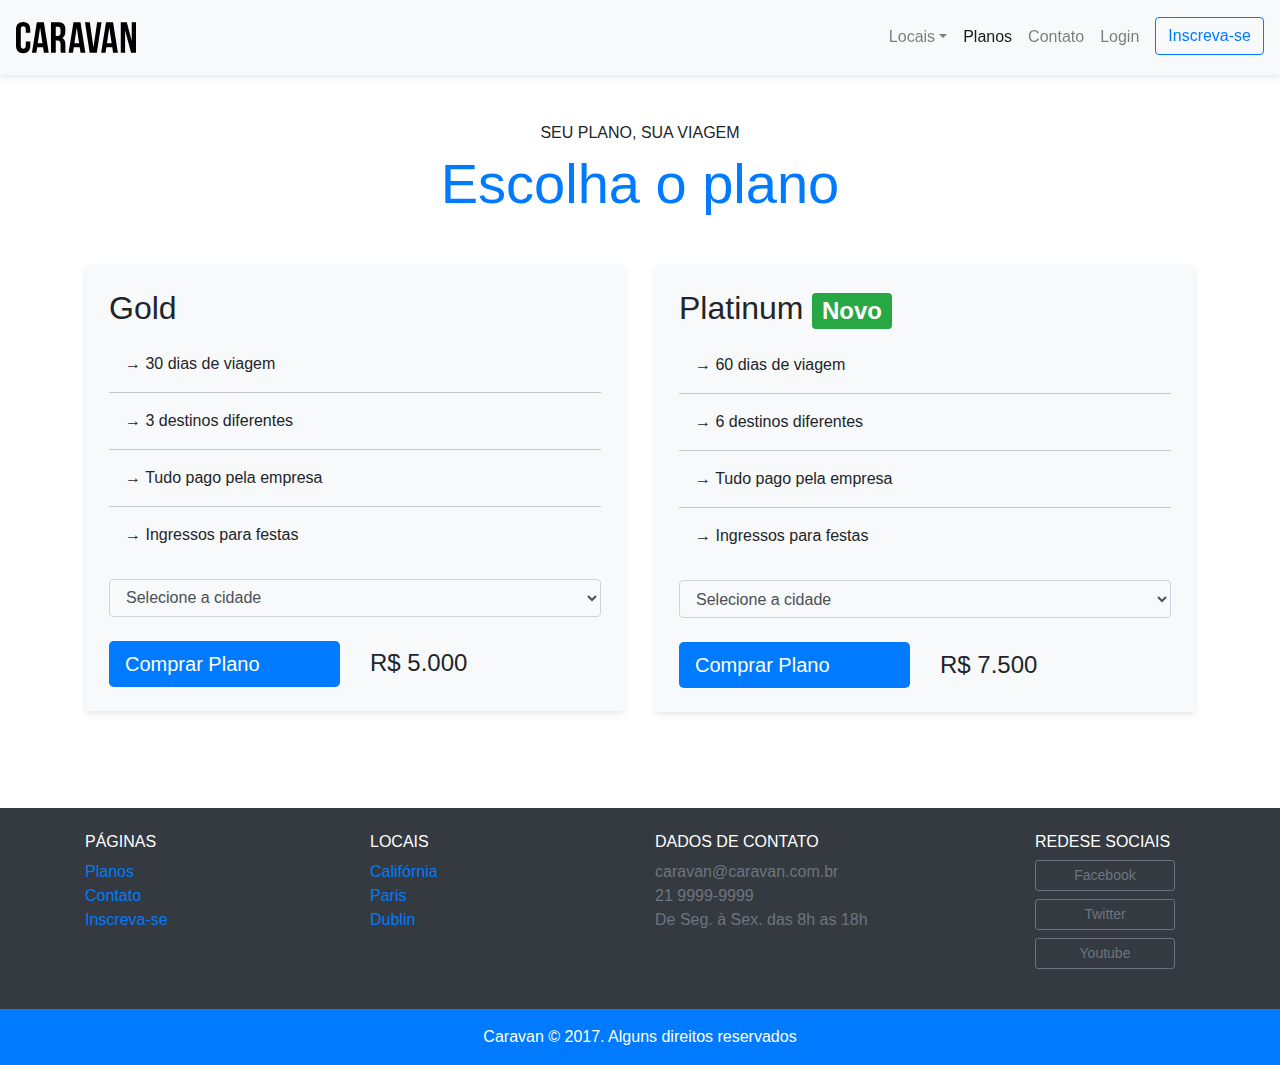
<file: planos.html>
<!DOCTYPE html>
<html>
<meta charset="utf-8">
<meta name="viewport" content="width=device-width, initial-scale=1, shrink-to-fit=no">

<head>
    <title>Caravan - Local</title>
    <link rel="stylesheet" href="css/bootstrap.css">
    <link rel="stylesheet" href="css/style.css">
</head>

<body>

    <!-- Modal -->
    <div class="modal fade" id="modalLogin" tabindex="-1" role="dialog" aria-labelledby="modalLoginTitulo"
        aria-hidden="true">
        <div class="modal-dialog" role="document">
            <div class="modal-content">
                <div class="modal-header">
                    <h5 class="modal-title" id="modalLoginTitulo">Entre na sua conta</h5>
                    <button type="button" class="close" data-dismiss="modal" aria-label="Close">
                        <span aria-hidden="true">&times;</span>
                    </button>
                </div>
                <div class="modal-body">
                    <form>
                        <div class="form-group">
                            <label for="loginEmail">Email</label>
                            <input type="email" class="form-control" id="loginEmail">
                        </div>
                        <div class="form-group">
                            <label for="loginSenha">Senha</label>
                            <input type="password" class="form-control" id="loginSenha">
                        </div>
                        <button type="submit" class="btn btn-primary">Entrar</button>
                        <small class="form-text text-muted">Esqueceu sua senha?<a href="#">Clique aqui</a></small>
                    </form>
                </div>
            </div>
        </div>
    </div>
    <!-- Fecha modal -->

    <nav class="navbar navbar-expand-md navbar-light bg-light fixed-top py-3 box-shadow">
        <a class="navbar-brand" href="index.html">
            <img src="img/caravan.svg" alt="Caravan">
            <button class="navbar-toggler" type="button" data-toggle="collapse" data-target="#navbarSupportedContent"
                aria-controls="navbarSupportedContent" aria-expanded="false" aria-label="Abri navegação">
        </a>
        <span class="navbar-toggler-icon"></span>
        </button>

        <div class="collapse navbar-collapse" id="navbarSupportedContent">
            <ul class="navbar-nav ml-auto">
                <li class="nav-item dropdown">
                    <a class="nav-link dropdown-toggle" href="#" id="navbarDropdown" role="button"
                        data-toggle="dropdown" aria-haspopup="true" aria-expanded="false">Locais</a>
                    <div class="dropdown-menu" aria-labelledby="navbarDropdown">
                        <a class="dropdown-item" href="local.html">California</a>
                        <a class="dropdown-item" href="local.html">Paris</a>
                        <a class="dropdown-item" href="local.html">Dublin</a>
                    </div>
                </li>

                <li class="nav-item active">
                    <a class="nav-link" href="planos.html">Planos</a>
                </li>
                <li class="nav-item">
                    <a class="nav-link" href="contato.html">Contato</a>
                </li>
                <li class="nav-item">
                    <a class="nav-link" data-toggle="modal" data-target="#modalLogin" href="#">Login</a>
                </li>
                <li class="nav-item ml-md-2">
                    <a class="btn btn-outline-primary" href="inscricao.html">Inscreva-se</a>
                </li>
            </ul>
        </div>
    </nav>

    <section class="container">
        <div class="text-center my-5">
            <span class="h6 d-block">SEU PLANO, SUA VIAGEM</span>
            <h1 class="display-4 text-primary">Escolha o plano</h1>
        </div>
        <div class="row">
            <div class="col-md mb-5">
                <div class="bg-light rounded p-4 box-shadow">
                    <h2>Gold</h2>
                    <ul class="lista-plano list-unstyled">
                        <li>
                            <span data-toggle="tooltip" data-placement="top"
                                title="Isso mesmo, são 30 dias totais durante a viagem.">→ 30 dias de viagem</span>
                        </li>
                        <li>→ 3 destinos diferentes</li>
                        <li>→ Tudo pago pela empresa</li>
                        <li>→ Ingressos para festas</li>
                    </ul>
                    <form action="">
                        <div class="form-group">
                            <select class="form-control bg-light" id="inputCidades">
                                <option>Selecione a cidade</option>
                                <option>Califórnia</option>
                                <option>Paris</option>
                                <option>Dublin</option>
                            </select>
                        </div>
                    </form>
                    <div class="row mt-4 align-items-center">
                        <div class="col">
                            <a href="inscricao.html" class="btn-primary btn-lg btn-block">Comprar Plano</a>
                        </div>
                        <div class="col">
                            <span class="h4">R$ 5.000</span>
                        </div>

                    </div>
                </div>
            </div>
            <div class="col-md mb-5">
                <div class="bg-light rounded p-4 box-shadow">
                    <h2>Platinum <span class="badge badge-success">Novo</span></h2>
                    <ul class="lista-plano list-unstyled">
                        <li>→ 60 dias de viagem</li>
                        <li>→ 6 destinos diferentes</li>
                        <li>→ Tudo pago pela empresa</li>
                        <li>→ Ingressos para festas</li>
                    </ul>
                    <form action="">
                        <div class="form-group">
                            <select class="form-control bg-light" id="inputCidades">
                                <option>Selecione a cidade</option>
                                <option>Califórnia</option>
                                <option>Paris</option>
                                <option>Dublin</option>
                            </select>
                        </div>
                    </form>
                    <div class="row mt-4 align-items-center">
                        <div class="col">
                            <a href="inscricao.html" class="btn-primary btn-lg btn-block">Comprar Plano</a>
                        </div>
                        <div class="col">
                            <span class="h4">R$ 7.500</span>
                        </div>

                    </div>
                </div>
            </div>
        </div>
    </section>

    <footer class="bg-dark text-white mt-5">
        <div class="container py-4">
            <div class="row">
                <div class="col-md-3 col-6">
                    <h4 class="h6">PÁGINAS</h4>
                    <ul class="list-unstyled">
                        <li><a href="planos.html">Planos</a></li>
                        <li><a href="contato.html">Contato</a></li>
                        <li><a href="inscricao.html">Inscreva-se</a></li>
                    </ul>
                </div>
                <div class="col-md-3 col-6">
                    <h4 class="h6">LOCAIS</h4>
                    <ul class="list-unstyled">
                        <li><a href="local.html">Califórnia</a></li>
                        <li><a href="local.html">Paris</a></li>
                        <li><a href="local.html">Dublin</a></li>
                    </ul>
                </div>
                <div class="col-md-4">
                    <h4 class="h6">DADOS DE CONTATO</h4>
                    <ul class="list-unstyled text-secondary">
                        <li>caravan@caravan.com.br</li>
                        <li>21 9999-9999</li>
                        <li>De Seg. à Sex. das 8h as 18h</li>
                    </ul>
                </div>
                <div class="col-md-2">
                    <h4 class="h6">REDESE SOCIAIS</h4>
                    <ul class="list-unstyled text-secondary">
                        <li><a class="btn btn-outline-secondary btn-block mb-2 btn-sm" style="max-width: 140px;"
                                href="#">Facebook</a></li>
                        <li><a class="btn btn-outline-secondary btn-block mb-2 btn-sm" style="max-width: 140px;"
                                href="#">Twitter</a></li>
                        <li><a class="btn btn-outline-secondary btn-block mb-2 btn-sm" style="max-width: 140px;"
                                href="#">Youtube</a></li>
                    </ul>
                </div>
            </div>
        </div>
        <div class="bg-primary text-center py-3">
            <p class="mb-0">Caravan © 2017. Alguns direitos reservados</p>
        </div>
    </footer>

    <script type="text/javascript" src="js/jquery-3.2.1.slim.min.js"></script>
    <script type="text/javascript" src="js/popper.min.js"></script>
    <script type="text/javascript" src="js/bootstrap.js"></script>
    <script type="text/javascript" src="js/app.js"></script>
</body>

</html>
</file>
<file: css/style.css>
body {
  padding-top: 75px;
}
.box-shadow {
  box-shadow: 0 2px 4px 0 rgba(0, 0, 0, 0.05), 0 4px 8px 0 rgba(0, 0, 0, 0.05);
}
.icone {
  height: 100px;
}
#home-quote {
  background: url("../img/bg-quote.jpg") no-repeat center;
  background-size: cover;
}

@media (max-width: 767px) {
  #home-quote .display-4 {
    font-size: 2.5rem;
  }
  body {
    padding-top: 0px;
  }
  .fixed-top {
    position: relative;
  }
}

.lista-plano li + li {
  border-top: 1px solid rgba(0,0,0,.2);
}

.lista-plano li {
  padding: 1rem;
}
</file>
